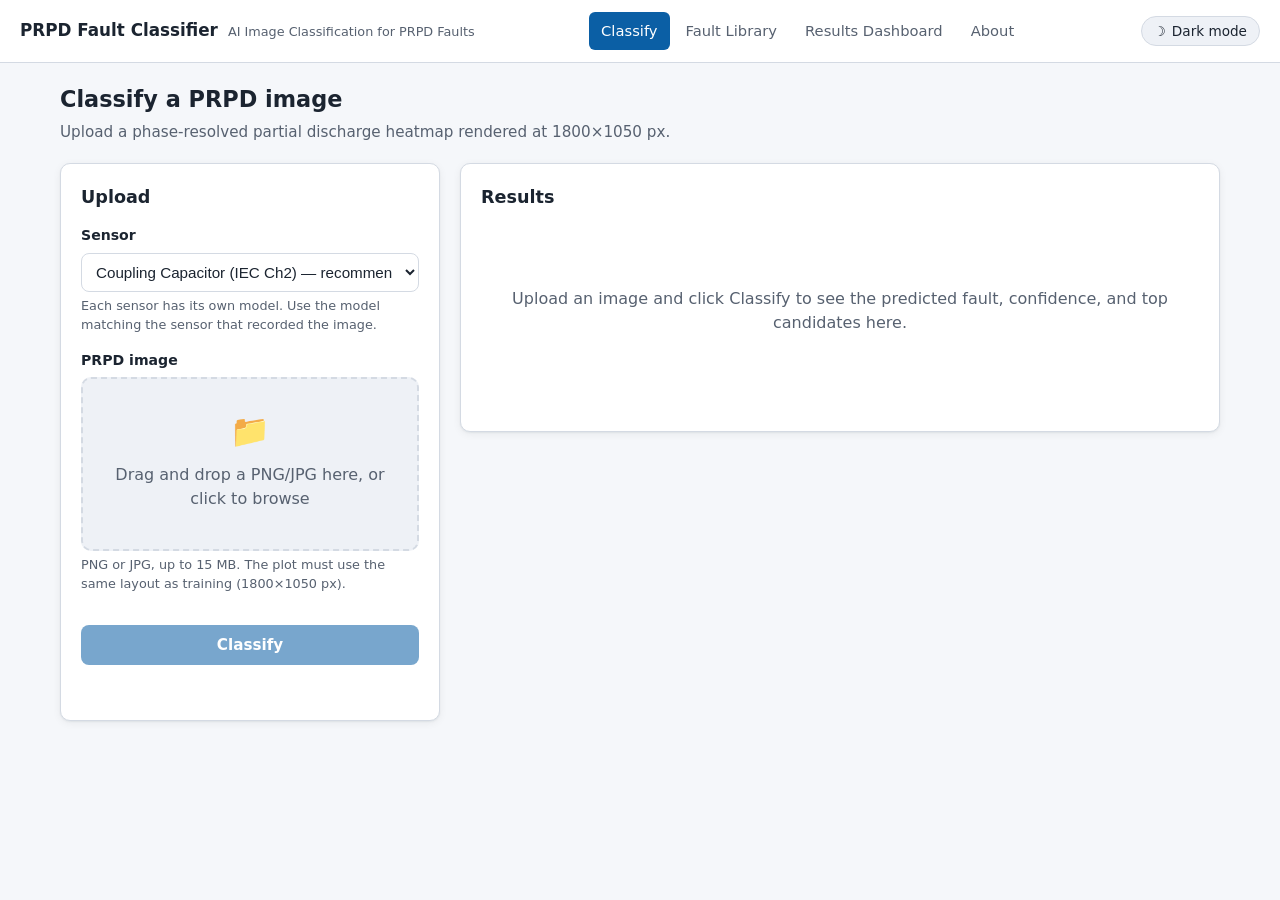
<file: webapp/frontend/index.html>
<!DOCTYPE html>
<html lang="en">
<head>
  <meta charset="UTF-8" />
  <meta name="viewport" content="width=device-width, initial-scale=1" />
  <title>Classify &mdash; PRPD Fault Classifier</title>
  <link rel="stylesheet" href="css/theme.css" />
  <link rel="stylesheet" href="css/classify.css" />
</head>
<body>
  <a class="skip-link" href="#main-content">Skip to main content</a>

  <header class="app-header">
    <div class="brand">
      <span>PRPD Fault Classifier</span>
      <span class="subtitle">AI Image Classification for PRPD Faults</span>
    </div>
    <nav class="app-nav" aria-label="Main">
      <a href="index.html" aria-current="page">Classify</a>
      <a href="library.html">Fault Library</a>
      <a href="dashboard.html">Results Dashboard</a>
      <a href="about.html">About</a>
    </nav>
    <button type="button" id="theme-toggle" class="theme-toggle" aria-label="Switch to dark mode">
      <span class="theme-toggle-icon" aria-hidden="true">&#9789;</span>
      <span class="theme-toggle-text">Dark mode</span>
    </button>
  </header>

  <main id="main-content">
    <h1 class="page-title">Classify a PRPD image</h1>
    <p class="page-subtitle">
      Upload a phase-resolved partial discharge heatmap rendered at 1800&times;1050&nbsp;px.
    </p>

    <div class="classify-grid">
      <!-- -------------------------------------------------- upload pane -->
      <section class="card" aria-labelledby="upload-heading">
        <h2 id="upload-heading">Upload</h2>

        <div class="field">
          <label for="sensor-select">Sensor</label>
          <select id="sensor-select">
            <option value="2" selected>Coupling Capacitor (IEC Ch2) &mdash; recommended</option>
            <option value="1">UHF Antenna (Ch1)</option>
            <option value="3">HFCT (IEC Ch3)</option>
          </select>
          <p class="hint">Each sensor has its own model. Use the model matching the sensor that recorded the image.</p>
        </div>

        <div class="field">
          <label id="dropzone-label" for="file-input">PRPD image</label>
          <div
            class="dropzone"
            id="dropzone"
            role="button"
            tabindex="0"
            aria-label="Upload PRPD image: drag and drop a file here, or press Enter to browse"
            aria-describedby="dropzone-hint"
          >
            <span class="dz-icon" aria-hidden="true">&#128193;</span>
            <span>Drag and drop a PNG/JPG here, or click to browse</span>
            <div class="dz-filename" id="dz-filename"></div>
          </div>
          <input
            type="file"
            id="file-input"
            accept="image/png,image/jpeg"
            class="visually-hidden"
            aria-labelledby="dropzone-label"
          />
          <p class="hint" id="dropzone-hint">PNG or JPG, up to 15&nbsp;MB. The plot must use the same layout as training (1800&times;1050&nbsp;px).</p>
        </div>

        <div class="preview-wrap" id="preview-wrap" hidden>
          <img id="preview-img" alt="Preview of the uploaded PRPD image" />
        </div>

        <button type="button" class="btn btn-block" id="classify-btn" disabled style="margin-top:16px;">
          Classify
        </button>

        <div class="status-line" id="status-line" role="status" aria-live="polite"></div>
        <div id="error-region"></div>
      </section>

      <!-- -------------------------------------------------- results pane -->
      <section class="card" aria-labelledby="results-heading">
        <h2 id="results-heading">Results</h2>
        <div id="results-content">
          <p class="results-placeholder">Upload an image and click Classify to see the predicted fault, confidence, and top candidates here.</p>
        </div>
      </section>
    </div>
  </main>

  <script src="js/config.js"></script>
  <script src="js/theme.js"></script>
  <script src="js/api.js"></script>
  <script src="js/library-data.js"></script>
  <script src="js/classify.js"></script>
</body>
</html>
</file>
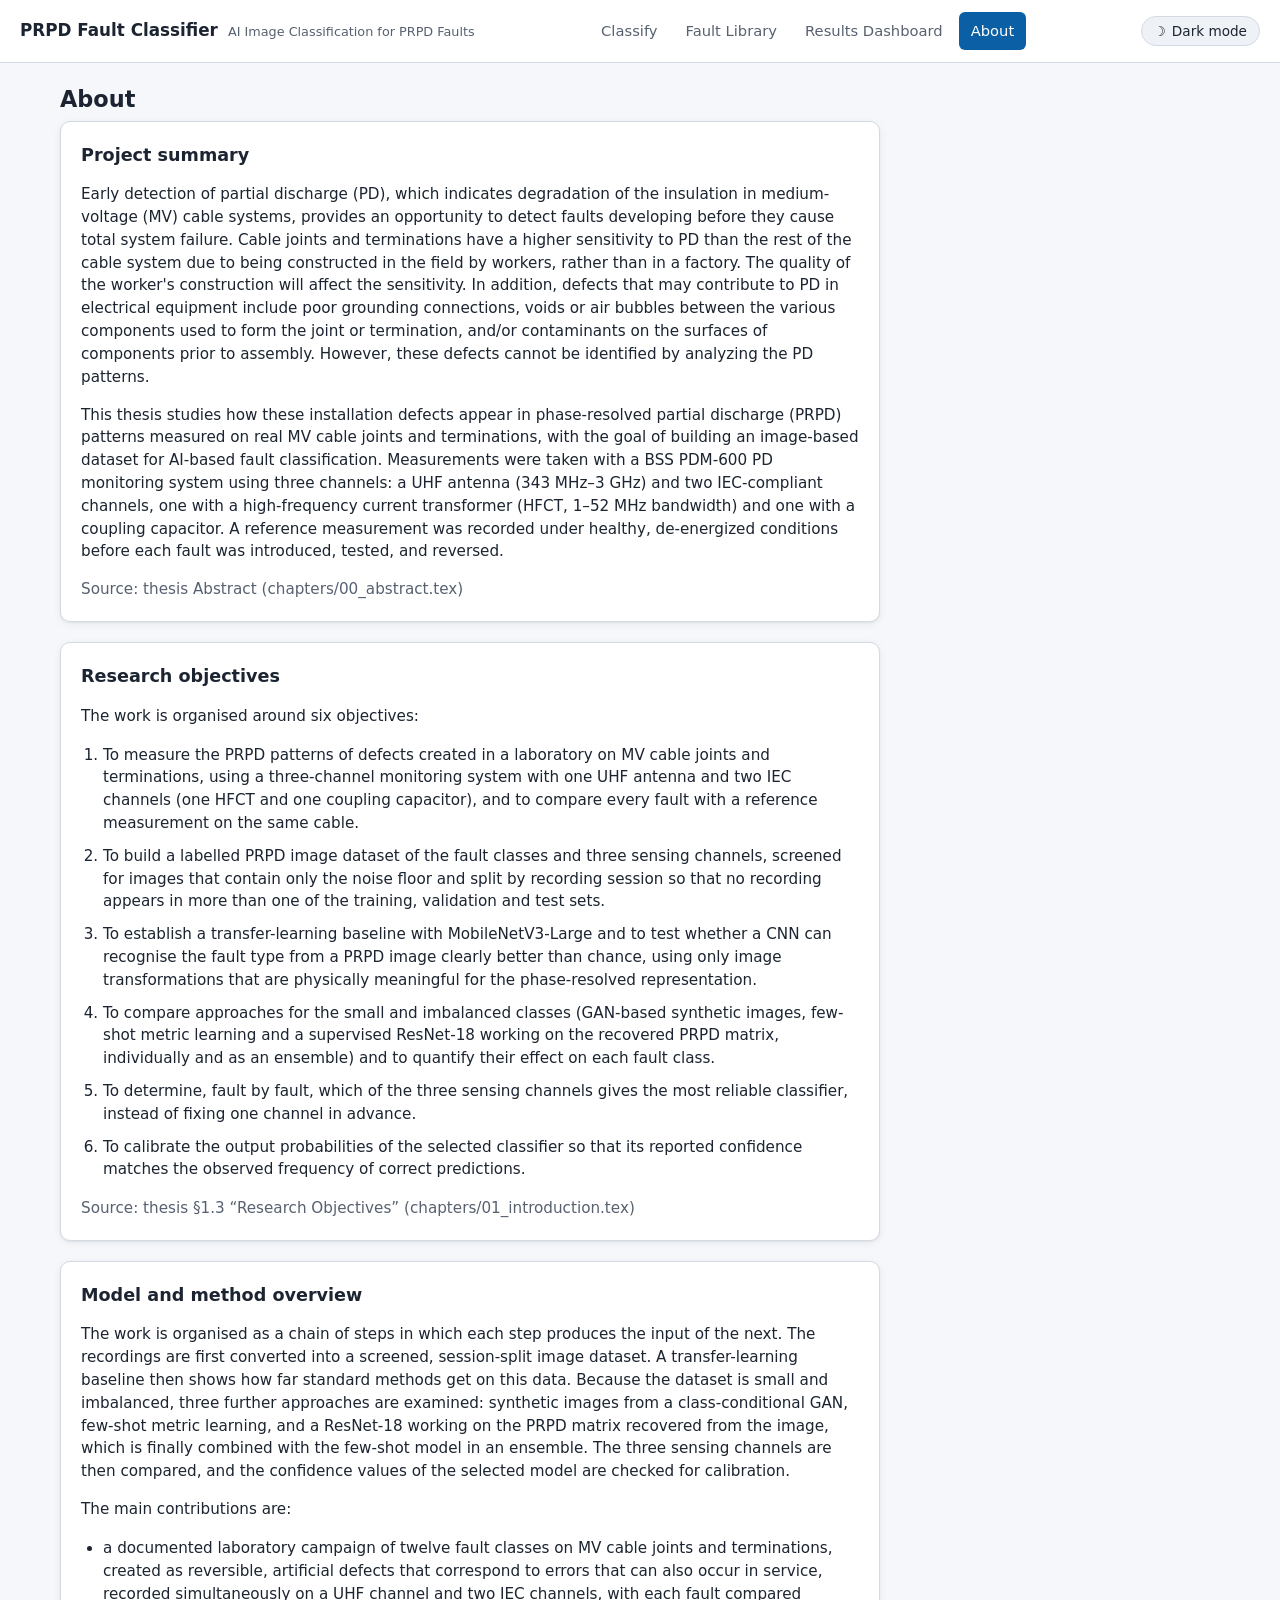
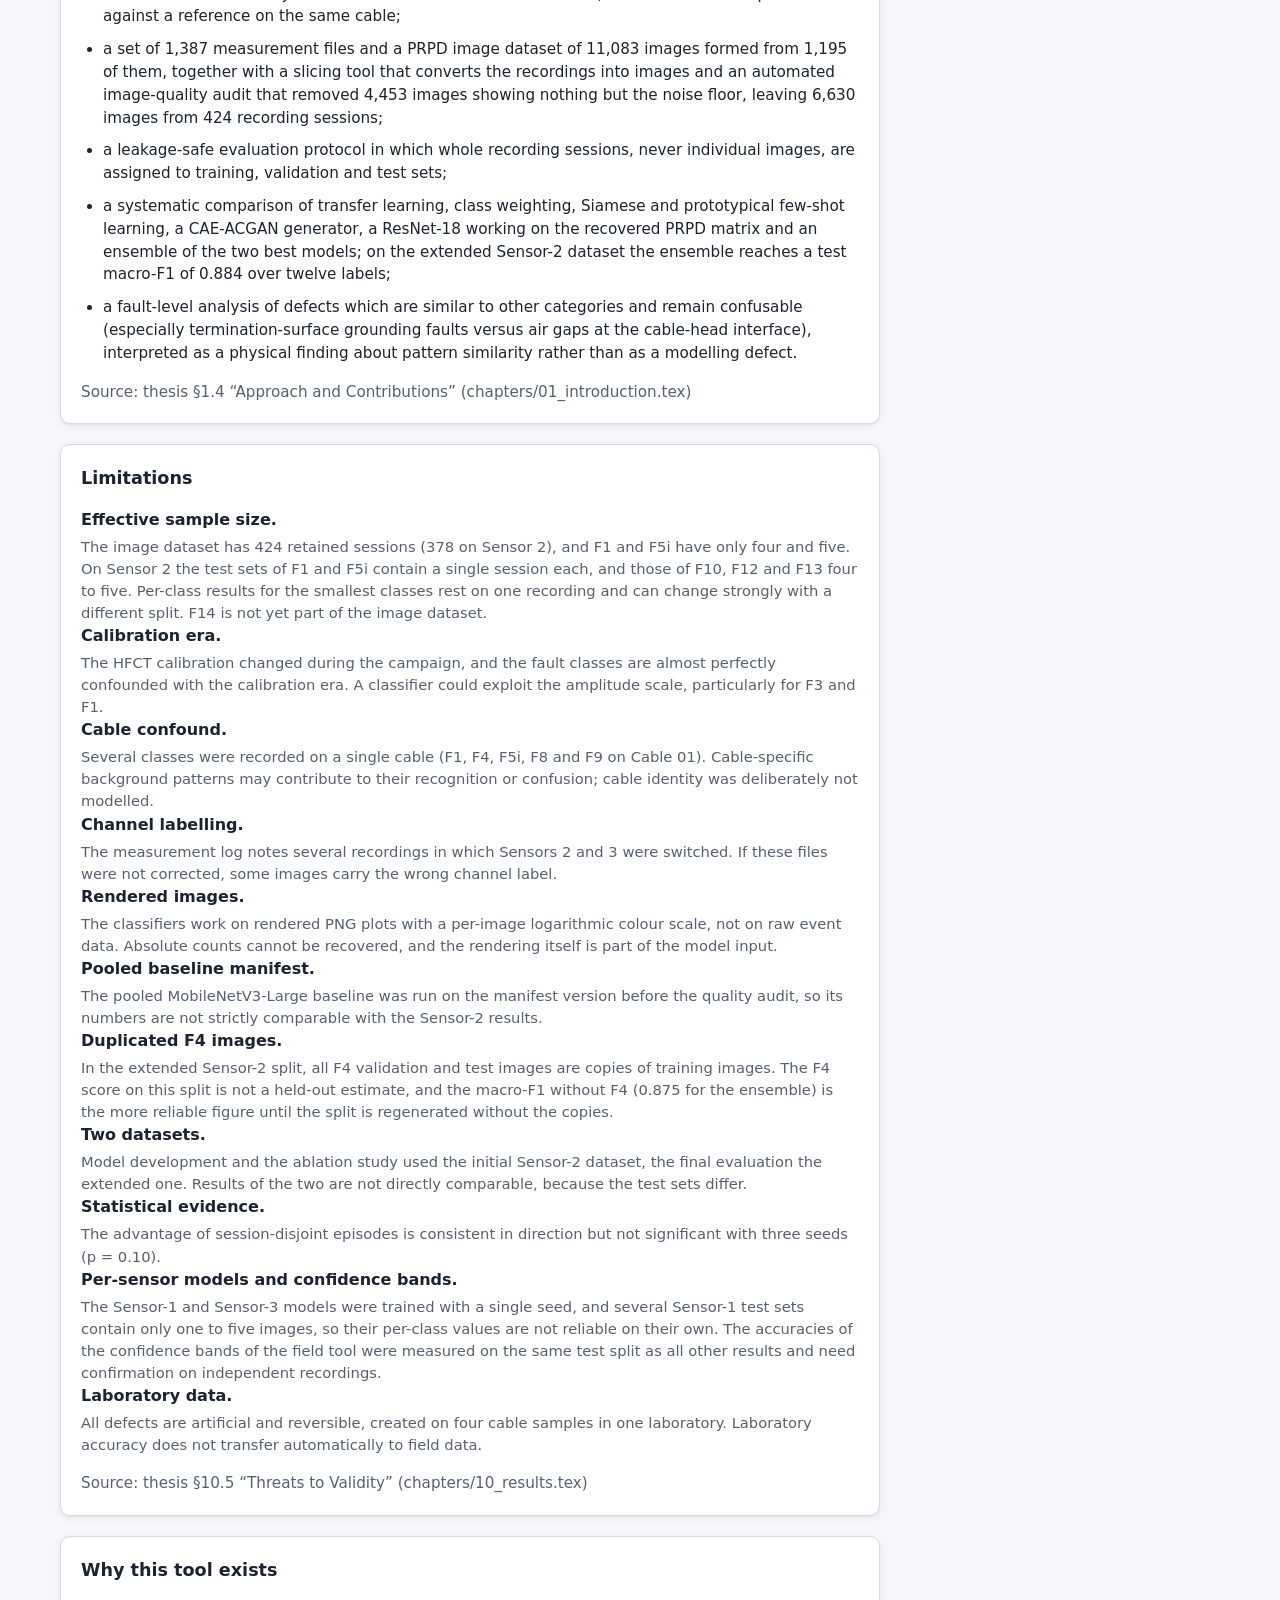
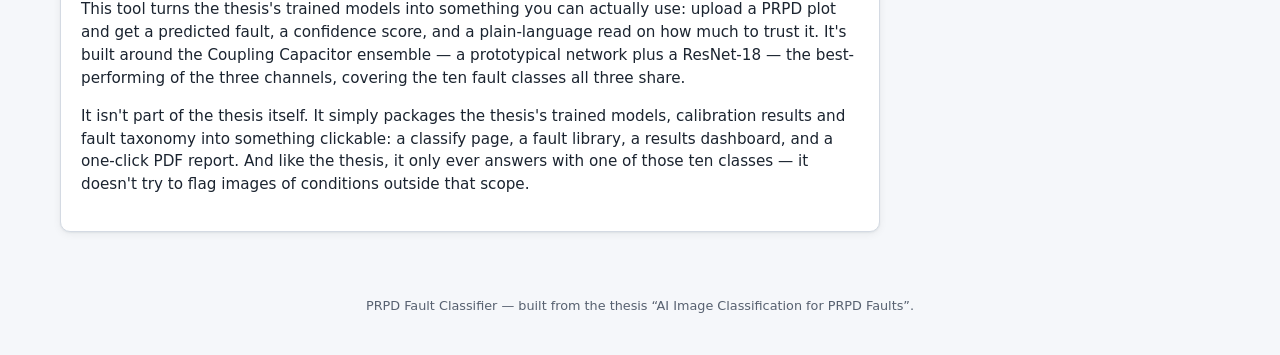
<file: webapp/frontend/about.html>
<!DOCTYPE html>
<html lang="en">
<head>
  <meta charset="UTF-8" />
  <meta name="viewport" content="width=device-width, initial-scale=1" />
  <title>About &mdash; PRPD Fault Classifier</title>
  <link rel="stylesheet" href="css/theme.css" />
  <link rel="stylesheet" href="css/about.css" />
</head>
<body>
  <a class="skip-link" href="#main-content">Skip to main content</a>

  <header class="app-header">
    <div class="brand">
      <span>PRPD Fault Classifier</span>
      <span class="subtitle">AI Image Classification for PRPD Faults</span>
    </div>
    <nav class="app-nav" aria-label="Main">
      <a href="index.html">Classify</a>
      <a href="library.html">Fault Library</a>
      <a href="dashboard.html">Results Dashboard</a>
      <a href="about.html" aria-current="page">About</a>
    </nav>
    <button type="button" id="theme-toggle" class="theme-toggle" aria-label="Switch to dark mode">
      <span class="theme-toggle-icon" aria-hidden="true">&#9789;</span>
      <span class="theme-toggle-text">Dark mode</span>
    </button>
  </header>

  <main id="main-content">
    <h1 class="page-title">About</h1>

    <!-- ------------------------------------------------ summary -->
    <section class="card about-section" aria-labelledby="summary-heading">
      <h2 id="summary-heading">Project summary</h2>
      <p>
        Early detection of partial discharge (PD), which indicates degradation of the insulation in medium-voltage
        (MV) cable systems, provides an opportunity to detect faults developing before they cause total system
        failure. Cable joints and terminations have a higher sensitivity to PD than the rest of the cable system due
        to being constructed in the field by workers, rather than in a factory. The quality of the worker's
        construction will affect the sensitivity. In addition, defects that may contribute to PD in electrical
        equipment include poor grounding connections, voids or air bubbles between the various components used to
        form the joint or termination, and/or contaminants on the surfaces of components prior to assembly. However,
        these defects cannot be identified by analyzing the PD patterns.
      </p>
      <p>
        This thesis studies how these installation defects appear in phase-resolved partial discharge (PRPD)
        patterns measured on real MV cable joints and terminations, with the goal of building an image-based dataset
        for AI-based fault classification. Measurements were taken with a BSS PDM-600 PD monitoring system using
        three channels: a UHF antenna (343&nbsp;MHz&ndash;3&nbsp;GHz) and two IEC-compliant channels, one with a
        high-frequency current transformer (HFCT, 1&ndash;52&nbsp;MHz bandwidth) and one with a coupling capacitor.
        A reference measurement was recorded under healthy, de-energized conditions before each fault was
        introduced, tested, and reversed.
      </p>
      <p class="about-source">Source: thesis Abstract (chapters/00_abstract.tex)</p>
    </section>

    <!-- ------------------------------------------------ objectives -->
    <section class="card about-section" aria-labelledby="objectives-heading">
      <h2 id="objectives-heading">Research objectives</h2>
      <p>The work is organised around six objectives:</p>
      <ol class="objectives-list">
        <li>To measure the PRPD patterns of defects created in a laboratory on MV cable joints and terminations,
          using a three-channel monitoring system with one UHF antenna and two IEC channels (one HFCT and one
          coupling capacitor), and to compare every fault with a reference measurement on the same cable.</li>
        <li>To build a labelled PRPD image dataset of the fault classes and three sensing channels, screened for
          images that contain only the noise floor and split by recording session so that no recording appears in
          more than one of the training, validation and test sets.</li>
        <li>To establish a transfer-learning baseline with MobileNetV3-Large and to test whether a CNN can recognise
          the fault type from a PRPD image clearly better than chance, using only image transformations that are
          physically meaningful for the phase-resolved representation.</li>
        <li>To compare approaches for the small and imbalanced classes (GAN-based synthetic images, few-shot metric
          learning and a supervised ResNet-18 working on the recovered PRPD matrix, individually and as an
          ensemble) and to quantify their effect on each fault class.</li>
        <li>To determine, fault by fault, which of the three sensing channels gives the most reliable classifier,
          instead of fixing one channel in advance.</li>
        <li>To calibrate the output probabilities of the selected classifier so that its reported confidence matches
          the observed frequency of correct predictions.</li>
      </ol>
      <p class="about-source">Source: thesis &sect;1.3 &ldquo;Research Objectives&rdquo; (chapters/01_introduction.tex)</p>
    </section>

    <!-- ------------------------------------------------ method overview -->
    <section class="card about-section" aria-labelledby="method-heading">
      <h2 id="method-heading">Model and method overview</h2>
      <p>
        The work is organised as a chain of steps in which each step produces the input of the next. The recordings
        are first converted into a screened, session-split image dataset. A transfer-learning baseline then shows
        how far standard methods get on this data. Because the dataset is small and imbalanced, three further
        approaches are examined: synthetic images from a class-conditional GAN, few-shot metric learning, and a
        ResNet-18 working on the PRPD matrix recovered from the image, which is finally combined with the few-shot
        model in an ensemble. The three sensing channels are then compared, and the confidence values of the
        selected model are checked for calibration.
      </p>
      <p>The main contributions are:</p>
      <ul class="contributions-list">
        <li>a documented laboratory campaign of twelve fault classes on MV cable joints and terminations, created as
          reversible, artificial defects that correspond to errors that can also occur in service, recorded
          simultaneously on a UHF channel and two IEC channels, with each fault compared against a reference on the
          same cable;</li>
        <li>a set of 1,387 measurement files and a PRPD image dataset of 11,083 images formed from 1,195 of them,
          together with a slicing tool that converts the recordings into images and an automated image-quality
          audit that removed 4,453 images showing nothing but the noise floor, leaving 6,630 images from 424
          recording sessions;</li>
        <li>a leakage-safe evaluation protocol in which whole recording sessions, never individual images, are
          assigned to training, validation and test sets;</li>
        <li>a systematic comparison of transfer learning, class weighting, Siamese and prototypical few-shot
          learning, a CAE-ACGAN generator, a ResNet-18 working on the recovered PRPD matrix and an ensemble of the
          two best models; on the extended Sensor-2 dataset the ensemble reaches a test macro-F1 of 0.884 over
          twelve labels;</li>
        <li>a fault-level analysis of defects which are similar to other categories and remain confusable
          (especially termination-surface grounding faults versus air gaps at the cable-head interface), interpreted
          as a physical finding about pattern similarity rather than as a modelling defect.</li>
      </ul>
      <p class="about-source">Source: thesis &sect;1.4 &ldquo;Approach and Contributions&rdquo; (chapters/01_introduction.tex)</p>
    </section>

    <!-- ------------------------------------------------ limitations -->
    <section class="card about-section" aria-labelledby="limitations-heading">
      <h2 id="limitations-heading">Limitations</h2>
      <dl class="limitations-list">
        <div><dt>Effective sample size.</dt><dd>The image dataset has 424 retained sessions (378 on Sensor 2), and
          F1 and F5i have only four and five. On Sensor 2 the test sets of F1 and F5i contain a single session each,
          and those of F10, F12 and F13 four to five. Per-class results for the smallest classes rest on one
          recording and can change strongly with a different split. F14 is not yet part of the image dataset.</dd></div>
        <div><dt>Calibration era.</dt><dd>The HFCT calibration changed during the campaign, and the fault classes
          are almost perfectly confounded with the calibration era. A classifier could exploit the amplitude scale,
          particularly for F3 and F1.</dd></div>
        <div><dt>Cable confound.</dt><dd>Several classes were recorded on a single cable (F1, F4, F5i, F8 and F9 on
          Cable 01). Cable-specific background patterns may contribute to their recognition or confusion; cable
          identity was deliberately not modelled.</dd></div>
        <div><dt>Channel labelling.</dt><dd>The measurement log notes several recordings in which Sensors 2 and 3
          were switched. If these files were not corrected, some images carry the wrong channel label.</dd></div>
        <div><dt>Rendered images.</dt><dd>The classifiers work on rendered PNG plots with a per-image logarithmic
          colour scale, not on raw event data. Absolute counts cannot be recovered, and the rendering itself is part
          of the model input.</dd></div>
        <div><dt>Pooled baseline manifest.</dt><dd>The pooled MobileNetV3-Large baseline was run on the manifest
          version before the quality audit, so its numbers are not strictly comparable with the Sensor-2
          results.</dd></div>
        <div><dt>Duplicated F4 images.</dt><dd>In the extended Sensor-2 split, all F4 validation and test images are
          copies of training images. The F4 score on this split is not a held-out estimate, and the macro-F1 without
          F4 (0.875 for the ensemble) is the more reliable figure until the split is regenerated without the
          copies.</dd></div>
        <div><dt>Two datasets.</dt><dd>Model development and the ablation study used the initial Sensor-2 dataset,
          the final evaluation the extended one. Results of the two are not directly comparable, because the test
          sets differ.</dd></div>
        <div><dt>Statistical evidence.</dt><dd>The advantage of session-disjoint episodes is consistent in direction
          but not significant with three seeds (p&nbsp;=&nbsp;0.10).</dd></div>
        <div><dt>Per-sensor models and confidence bands.</dt><dd>The Sensor-1 and Sensor-3 models were trained with
          a single seed, and several Sensor-1 test sets contain only one to five images, so their per-class values
          are not reliable on their own. The accuracies of the confidence bands of the field tool were measured on
          the same test split as all other results and need confirmation on independent recordings.</dd></div>
        <div><dt>Laboratory data.</dt><dd>All defects are artificial and reversible, created on four cable samples
          in one laboratory. Laboratory accuracy does not transfer automatically to field data.</dd></div>
      </dl>
      <p class="about-source">Source: thesis &sect;10.5 &ldquo;Threats to Validity&rdquo; (chapters/10_results.tex)</p>
    </section>

    <section class="card about-section" aria-labelledby="tool-heading">
      <h2 id="tool-heading">Why this tool exists</h2>
      <p>
        This tool turns the thesis's trained models into something you can actually use: upload a PRPD plot and get
        a predicted fault, a confidence score, and a plain-language read on how much to trust it. It's built around
        the Coupling Capacitor ensemble &mdash; a prototypical network plus a ResNet-18 &mdash; the best-performing
        of the three channels, covering the ten fault classes all three share.
      </p>
      <p>
        It isn't part of the thesis itself. It simply packages the thesis's trained models, calibration results and
        fault taxonomy into something clickable: a classify page, a fault library, a results dashboard, and a
        one-click PDF report. And like the thesis, it only ever answers with one of those ten classes &mdash; it
        doesn't try to flag images of conditions outside that scope.
      </p>
    </section>
  </main>

  <footer class="app-footer">
    PRPD Fault Classifier &mdash; built from the thesis &ldquo;AI Image Classification for PRPD Faults&rdquo;.
  </footer>

  <script src="js/config.js"></script>
  <script src="js/theme.js"></script>
</body>
</html>
</file>
<file: webapp/frontend/css/theme.css>
/* PRPD Fault Classifier -- shared theme and layout.
   Light by default; dark via prefers-color-scheme or the manual toggle
   (data-theme attribute on <html>, persisted in localStorage by theme.js). */

:root {
  --color-bg: #f5f7fa;
  --color-surface: #ffffff;
  --color-surface-alt: #eef1f6;
  --color-border: #d4dae3;
  --color-text: #1b2430;
  --color-text-muted: #576170;
  --color-accent: #0b5fa5;
  --color-accent-contrast: #ffffff;
  --color-focus: #0b5fa5;

  --color-accept-bg: #e4f6ea;
  --color-accept-border: #1f8a4c;
  --color-accept-text: #10532c;

  --color-review-bg: #fff3e0;
  --color-review-border: #b5690a;
  --color-review-text: #7a4306;

  --color-manual-bg: #fde8e8;
  --color-manual-border: #c23030;
  --color-manual-text: #7f1d1d;

  --shadow-card: 0 1px 2px rgba(20, 30, 40, 0.06), 0 2px 8px rgba(20, 30, 40, 0.06);
  --radius: 10px;
  --font-sans: "Segoe UI", system-ui, -apple-system, Roboto, Helvetica, Arial, sans-serif;
}

@media (prefers-color-scheme: dark) {
  :root:not([data-theme="light"]) {
    --color-bg: #11161d;
    --color-surface: #1a212b;
    --color-surface-alt: #212a36;
    --color-border: #313c4a;
    --color-text: #e7ecf2;
    --color-text-muted: #a4afbd;
    --color-accent: #5db0ff;
    --color-accent-contrast: #0b1520;
    --color-focus: #5db0ff;

    --color-accept-bg: #103321;
    --color-accept-border: #2fa968;
    --color-accept-text: #8fe3b4;

    --color-review-bg: #3a2a0d;
    --color-review-border: #d9881f;
    --color-review-text: #f3c283;

    --color-manual-bg: #3a1414;
    --color-manual-border: #e05a5a;
    --color-manual-text: #f5b4b4;

    --shadow-card: 0 1px 2px rgba(0, 0, 0, 0.4), 0 2px 10px rgba(0, 0, 0, 0.35);
  }
}

:root[data-theme="dark"] {
  --color-bg: #11161d;
  --color-surface: #1a212b;
  --color-surface-alt: #212a36;
  --color-border: #313c4a;
  --color-text: #e7ecf2;
  --color-text-muted: #a4afbd;
  --color-accent: #5db0ff;
  --color-accent-contrast: #0b1520;
  --color-focus: #5db0ff;

  --color-accept-bg: #103321;
  --color-accept-border: #2fa968;
  --color-accept-text: #8fe3b4;

  --color-review-bg: #3a2a0d;
  --color-review-border: #d9881f;
  --color-review-text: #f3c283;

  --color-manual-bg: #3a1414;
  --color-manual-border: #e05a5a;
  --color-manual-text: #f5b4b4;

  --shadow-card: 0 1px 2px rgba(0, 0, 0, 0.4), 0 2px 10px rgba(0, 0, 0, 0.35);
}

* {
  box-sizing: border-box;
}

html, body {
  margin: 0;
  padding: 0;
}

body {
  background: var(--color-bg);
  color: var(--color-text);
  font-family: var(--font-sans);
  font-size: 16px;
  line-height: 1.5;
}

a {
  color: var(--color-accent);
}

.skip-link {
  position: absolute;
  left: -9999px;
  top: 0;
  background: var(--color-surface);
  color: var(--color-text);
  padding: 8px 14px;
  border-radius: 0 0 6px 0;
  z-index: 100;
}
.skip-link:focus {
  left: 0;
}

:focus-visible {
  outline: 3px solid var(--color-focus);
  outline-offset: 2px;
}

/* ---------------------------------------------------------------- header */

.app-header {
  display: flex;
  align-items: center;
  justify-content: space-between;
  gap: 16px;
  padding: 12px 20px;
  background: var(--color-surface);
  border-bottom: 1px solid var(--color-border);
  flex-wrap: wrap;
}

.app-header .brand {
  display: flex;
  align-items: baseline;
  gap: 10px;
  font-weight: 600;
  font-size: 1.05rem;
}

.app-header .brand .subtitle {
  font-weight: 400;
  font-size: 0.8rem;
  color: var(--color-text-muted);
}

.app-nav {
  display: flex;
  gap: 4px;
  flex-wrap: wrap;
}

.app-nav a {
  text-decoration: none;
  color: var(--color-text-muted);
  padding: 8px 12px;
  border-radius: 6px;
  font-size: 0.92rem;
  font-weight: 500;
}

.app-nav a:hover {
  background: var(--color-surface-alt);
  color: var(--color-text);
}

.app-nav a[aria-current="page"] {
  background: var(--color-accent);
  color: var(--color-accent-contrast);
}

.theme-toggle {
  display: inline-flex;
  align-items: center;
  gap: 6px;
  background: var(--color-surface-alt);
  border: 1px solid var(--color-border);
  color: var(--color-text);
  border-radius: 999px;
  padding: 6px 12px;
  cursor: pointer;
  font-size: 0.85rem;
}

.theme-toggle:hover {
  border-color: var(--color-accent);
}

/* ---------------------------------------------------------------- layout */

main {
  max-width: 1200px;
  margin: 0 auto;
  padding: 20px;
}

.page-title {
  margin: 0 0 4px;
  font-size: 1.4rem;
}

.page-subtitle {
  margin: 0 0 20px;
  color: var(--color-text-muted);
  font-size: 0.95rem;
}

.card {
  background: var(--color-surface);
  border: 1px solid var(--color-border);
  border-radius: var(--radius);
  box-shadow: var(--shadow-card);
  padding: 20px;
}

.card h2 {
  margin-top: 0;
  font-size: 1.1rem;
}

/* ---------------------------------------------------------------- forms */

label {
  display: block;
  font-weight: 600;
  font-size: 0.88rem;
  margin-bottom: 6px;
}

.field {
  margin-bottom: 16px;
}

.field .hint {
  font-size: 0.8rem;
  color: var(--color-text-muted);
  margin-top: 4px;
}

select, input[type="number"], input[type="text"] {
  width: 100%;
  padding: 9px 10px;
  border-radius: 8px;
  border: 1px solid var(--color-border);
  background: var(--color-surface);
  color: var(--color-text);
  font-size: 0.95rem;
}

button {
  font-family: inherit;
}

.btn {
  display: inline-flex;
  align-items: center;
  justify-content: center;
  gap: 8px;
  background: var(--color-accent);
  color: var(--color-accent-contrast);
  border: none;
  border-radius: 8px;
  padding: 11px 18px;
  font-size: 0.95rem;
  font-weight: 600;
  cursor: pointer;
}

.btn:disabled {
  opacity: 0.55;
  cursor: not-allowed;
}

.btn-secondary {
  background: var(--color-surface-alt);
  color: var(--color-text);
  border: 1px solid var(--color-border);
}

.btn-block {
  width: 100%;
}

/* ---------------------------------------------------------------- footer */

.app-footer {
  text-align: center;
  color: var(--color-text-muted);
  font-size: 0.8rem;
  padding: 24px 20px 40px;
}

/* ---------------------------------------------------------------- utility */

.visually-hidden {
  position: absolute;
  width: 1px;
  height: 1px;
  overflow: hidden;
  clip: rect(0 0 0 0);
  white-space: nowrap;
}

@media (max-width: 720px) {
  main {
    padding: 14px;
  }
}

/* ---------------------------------------------------------------- status / banners (shared) */

.status-line {
  display: flex;
  align-items: center;
  gap: 10px;
  margin-top: 14px;
  font-size: 0.9rem;
  color: var(--color-text-muted);
  min-height: 1.4em;
}

.spinner {
  width: 16px;
  height: 16px;
  border: 2px solid var(--color-border);
  border-top-color: var(--color-accent);
  border-radius: 50%;
  animation: spin 0.8s linear infinite;
  flex: none;
}

@keyframes spin {
  to { transform: rotate(360deg); }
}

.error-banner {
  background: var(--color-manual-bg);
  border: 1px solid var(--color-manual-border);
  color: var(--color-manual-text);
  border-radius: 8px;
  padding: 12px 14px;
  margin-top: 14px;
  font-size: 0.9rem;
}

.warning-banner {
  background: var(--color-review-bg);
  border: 1px solid var(--color-review-border);
  color: var(--color-review-text);
  border-radius: 8px;
  padding: 12px 14px;
  margin-top: 14px;
  font-size: 0.9rem;
}
</file>
<file: webapp/frontend/css/classify.css>
/* Classify page: two-pane layout, upload left / results right. */

.classify-grid {
  display: grid;
  grid-template-columns: minmax(280px, 380px) 1fr;
  gap: 20px;
  align-items: start;
}

@media (max-width: 900px) {
  .classify-grid {
    grid-template-columns: 1fr;
  }
}

/* ---------------------------------------------------------------- dropzone */

.dropzone {
  border: 2px dashed var(--color-border);
  border-radius: var(--radius);
  background: var(--color-surface-alt);
  padding: 28px 16px;
  text-align: center;
  cursor: pointer;
  color: var(--color-text-muted);
}

.dropzone:hover,
.dropzone:focus-visible {
  border-color: var(--color-accent);
  color: var(--color-text);
}

.dropzone.dragover {
  border-color: var(--color-accent);
  background: var(--color-surface);
  color: var(--color-text);
}

.dropzone .dz-icon {
  font-size: 2rem;
  display: block;
  margin-bottom: 8px;
}

.dropzone .dz-filename {
  margin-top: 10px;
  font-weight: 600;
  color: var(--color-text);
  word-break: break-all;
}

/* ---------------------------------------------------------------- preview */

.preview-wrap {
  margin-top: 14px;
  border: 1px solid var(--color-border);
  border-radius: 8px;
  overflow: hidden;
  background: var(--color-bg);
}

.preview-wrap img {
  display: block;
  width: 100%;
  height: auto;
}

/* .status-line, .spinner, .error-banner, .warning-banner now live in theme.css (shared across pages). */

/* ---------------------------------------------------------------- results */

.results-placeholder {
  color: var(--color-text-muted);
  text-align: center;
  padding: 60px 20px;
}

.result-header {
  display: flex;
  align-items: center;
  justify-content: space-between;
  gap: 12px;
  flex-wrap: wrap;
  margin-bottom: 2px;
}

.result-fault-title {
  margin: 0 0 14px;
  font-size: 0.95rem;
  color: var(--color-text-muted);
}

.result-fault {
  font-size: 1.6rem;
  font-weight: 700;
}

.confidence-badge {
  display: inline-flex;
  align-items: center;
  gap: 8px;
  border-radius: 999px;
  padding: 7px 14px;
  font-weight: 700;
  font-size: 0.88rem;
  border: 1.5px solid;
}

.confidence-badge .badge-icon {
  font-size: 1rem;
  line-height: 1;
}

.confidence-badge.tier-accept {
  background: var(--color-accept-bg);
  border-color: var(--color-accept-border);
  color: var(--color-accept-text);
}

.confidence-badge.tier-review {
  background: var(--color-review-bg);
  border-color: var(--color-review-border);
  color: var(--color-review-text);
}

.confidence-badge.tier-manual {
  background: var(--color-manual-bg);
  border-color: var(--color-manual-border);
  color: var(--color-manual-text);
}

.confidence-explainer {
  font-size: 0.85rem;
  color: var(--color-text-muted);
  background: var(--color-surface-alt);
  border-radius: 8px;
  padding: 10px 12px;
  margin-bottom: 18px;
}

.top3-list {
  list-style: none;
  margin: 0 0 18px;
  padding: 0;
}

.top3-row {
  display: grid;
  grid-template-columns: 110px 1fr 56px;
  align-items: center;
  gap: 10px;
  padding: 6px 0;
  font-size: 0.92rem;
}

.top3-row .top3-name {
  font-weight: 600;
}

.top3-bar-track {
  background: var(--color-surface-alt);
  border-radius: 6px;
  height: 10px;
  overflow: hidden;
}

.top3-bar-fill {
  height: 100%;
  border-radius: 6px;
  background: var(--color-accent);
}

.top3-row .top3-pct {
  text-align: right;
  font-variant-numeric: tabular-nums;
  color: var(--color-text-muted);
}

.model-agreement {
  font-size: 0.85rem;
  color: var(--color-text-muted);
  margin-bottom: 18px;
}

.model-agreement.disagree {
  color: var(--color-review-text);
}

/* ---------------------------------------------------------------- voltage tie-break */

.voltage-panel {
  margin-top: 6px;
  padding-top: 16px;
  border-top: 1px solid var(--color-border);
}

.voltage-panel .voltage-row {
  display: flex;
  gap: 10px;
  align-items: flex-end;
  flex-wrap: wrap;
}

.voltage-panel .voltage-row .field {
  flex: 1;
  min-width: 140px;
  margin-bottom: 0;
}

.voltage-result {
  margin-top: 12px;
  padding: 12px 14px;
  border-radius: 8px;
  background: var(--color-surface-alt);
  font-size: 0.9rem;
}

/* ---------------------------------------------------------------- settings row (sensor select etc) */

.form-row {
  display: flex;
  gap: 12px;
}
.form-row .field {
  flex: 1;
}
</file>
<file: webapp/frontend/css/about.css>
.about-section {
  margin-bottom: 20px;
  max-width: 820px;
}

.about-section p {
  font-size: 0.95rem;
}

.about-source {
  font-size: 0.78rem;
  color: var(--color-text-muted);
  margin-top: 14px;
  margin-bottom: 0;
}

.objectives-list {
  padding-left: 22px;
}

.objectives-list li {
  margin-bottom: 10px;
  font-size: 0.95rem;
}

.contributions-list {
  padding-left: 22px;
}

.contributions-list li {
  margin-bottom: 10px;
  font-size: 0.95rem;
}

.limitations-list dt {
  font-weight: 700;
  margin-top: 14px;
}

.limitations-list dt:first-child {
  margin-top: 0;
}

.limitations-list dd {
  margin: 4px 0 0;
  font-size: 0.92rem;
  color: var(--color-text-muted);
}
</file>
